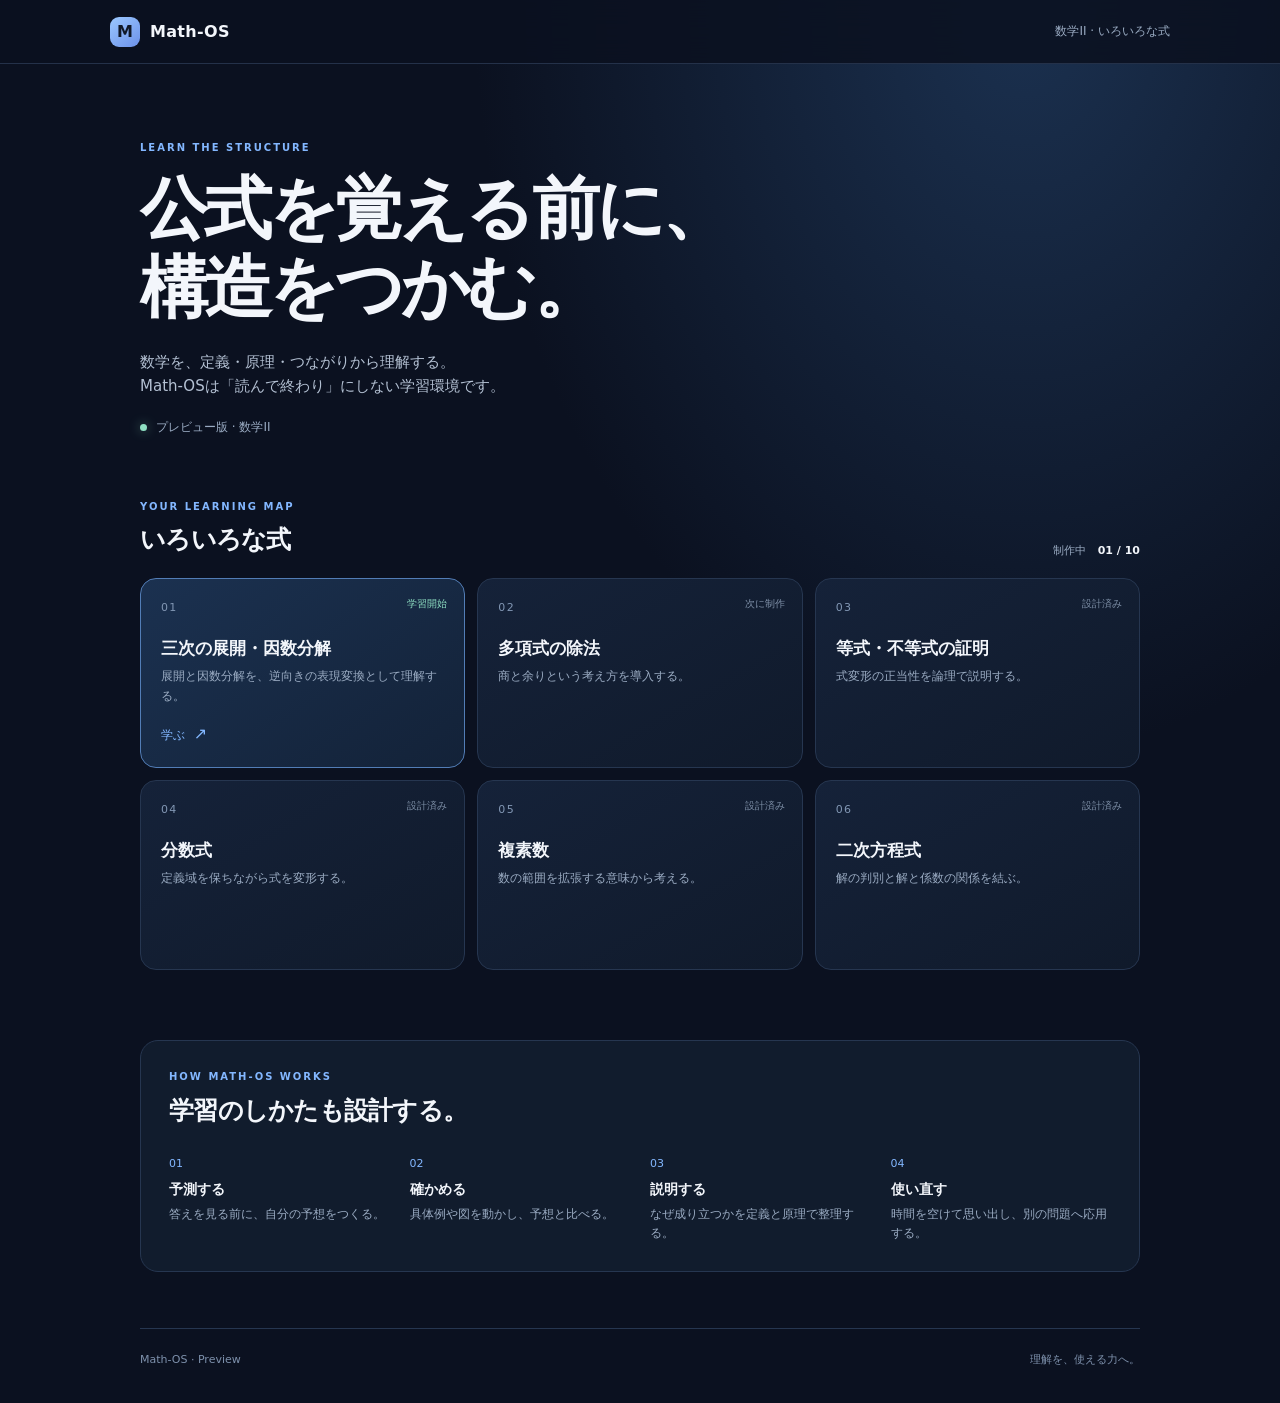
<file: site/index.html>
<!doctype html>
<html lang="ja">
<head>
  <meta charset="utf-8">
  <meta name="viewport" content="width=device-width,initial-scale=1">
  <meta name="theme-color" content="#101827">
  <meta name="description" content="数学の構造を理解し、自分で使えるようになる学習環境。">
  <title>Math-OS — 数学を構造から学ぶ</title>
  <link rel="stylesheet" href="./styles.css">
</head>
<body>
  <header class="topbar">
    <a class="brand" href="./"><span class="brand-mark">M</span><span>Math-OS</span></a>
    <span class="topbar-note">数学II · いろいろな式</span>
  </header>

  <main class="shell">
    <section class="hero">
      <p class="eyebrow">LEARN THE STRUCTURE</p>
      <h1>公式を覚える前に、<br>構造をつかむ。</h1>
      <p class="hero-copy">数学を、定義・原理・つながりから理解する。<br>Math-OSは「読んで終わり」にしない学習環境です。</p>
      <div class="hero-meta"><span class="status-dot"></span> プレビュー版 · 数学II</div>
    </section>

    <section class="section-head">
      <div><p class="eyebrow">YOUR LEARNING MAP</p><h2>いろいろな式</h2></div>
      <span class="progress-label">制作中 <b>01 / 10</b></span>
    </section>

    <section class="map-grid">
      <a class="unit-card active" href="./lesson-cubic.html">
        <span class="unit-number">01</span><span class="unit-tag">学習開始</span>
        <h3>三次の展開・因数分解</h3>
        <p>展開と因数分解を、逆向きの表現変換として理解する。</p>
        <span class="card-arrow">学ぶ <span>↗</span></span>
      </a>
      <article class="unit-card">
        <span class="unit-number">02</span><span class="unit-tag muted">次に制作</span>
        <h3>多項式の除法</h3><p>商と余りという考え方を導入する。</p>
      </article>
      <article class="unit-card">
        <span class="unit-number">03</span><span class="unit-tag muted">設計済み</span>
        <h3>等式・不等式の証明</h3><p>式変形の正当性を論理で説明する。</p>
      </article>
      <article class="unit-card">
        <span class="unit-number">04</span><span class="unit-tag muted">設計済み</span>
        <h3>分数式</h3><p>定義域を保ちながら式を変形する。</p>
      </article>
      <article class="unit-card">
        <span class="unit-number">05</span><span class="unit-tag muted">設計済み</span>
        <h3>複素数</h3><p>数の範囲を拡張する意味から考える。</p>
      </article>
      <article class="unit-card">
        <span class="unit-number">06</span><span class="unit-tag muted">設計済み</span>
        <h3>二次方程式</h3><p>解の判別と解と係数の関係を結ぶ。</p>
      </article>
    </section>

    <section class="principles">
      <p class="eyebrow">HOW MATH-OS WORKS</p>
      <h2>学習のしかたも設計する。</h2>
      <div class="principle-grid">
        <div><span>01</span><b>予測する</b><p>答えを見る前に、自分の予想をつくる。</p></div>
        <div><span>02</span><b>確かめる</b><p>具体例や図を動かし、予想と比べる。</p></div>
        <div><span>03</span><b>説明する</b><p>なぜ成り立つかを定義と原理で整理する。</p></div>
        <div><span>04</span><b>使い直す</b><p>時間を空けて思い出し、別の問題へ応用する。</p></div>
      </div>
    </section>

    <footer><span>Math-OS · Preview</span><span>理解を、使える力へ。</span></footer>
  </main>
</body>
</html>
</file>
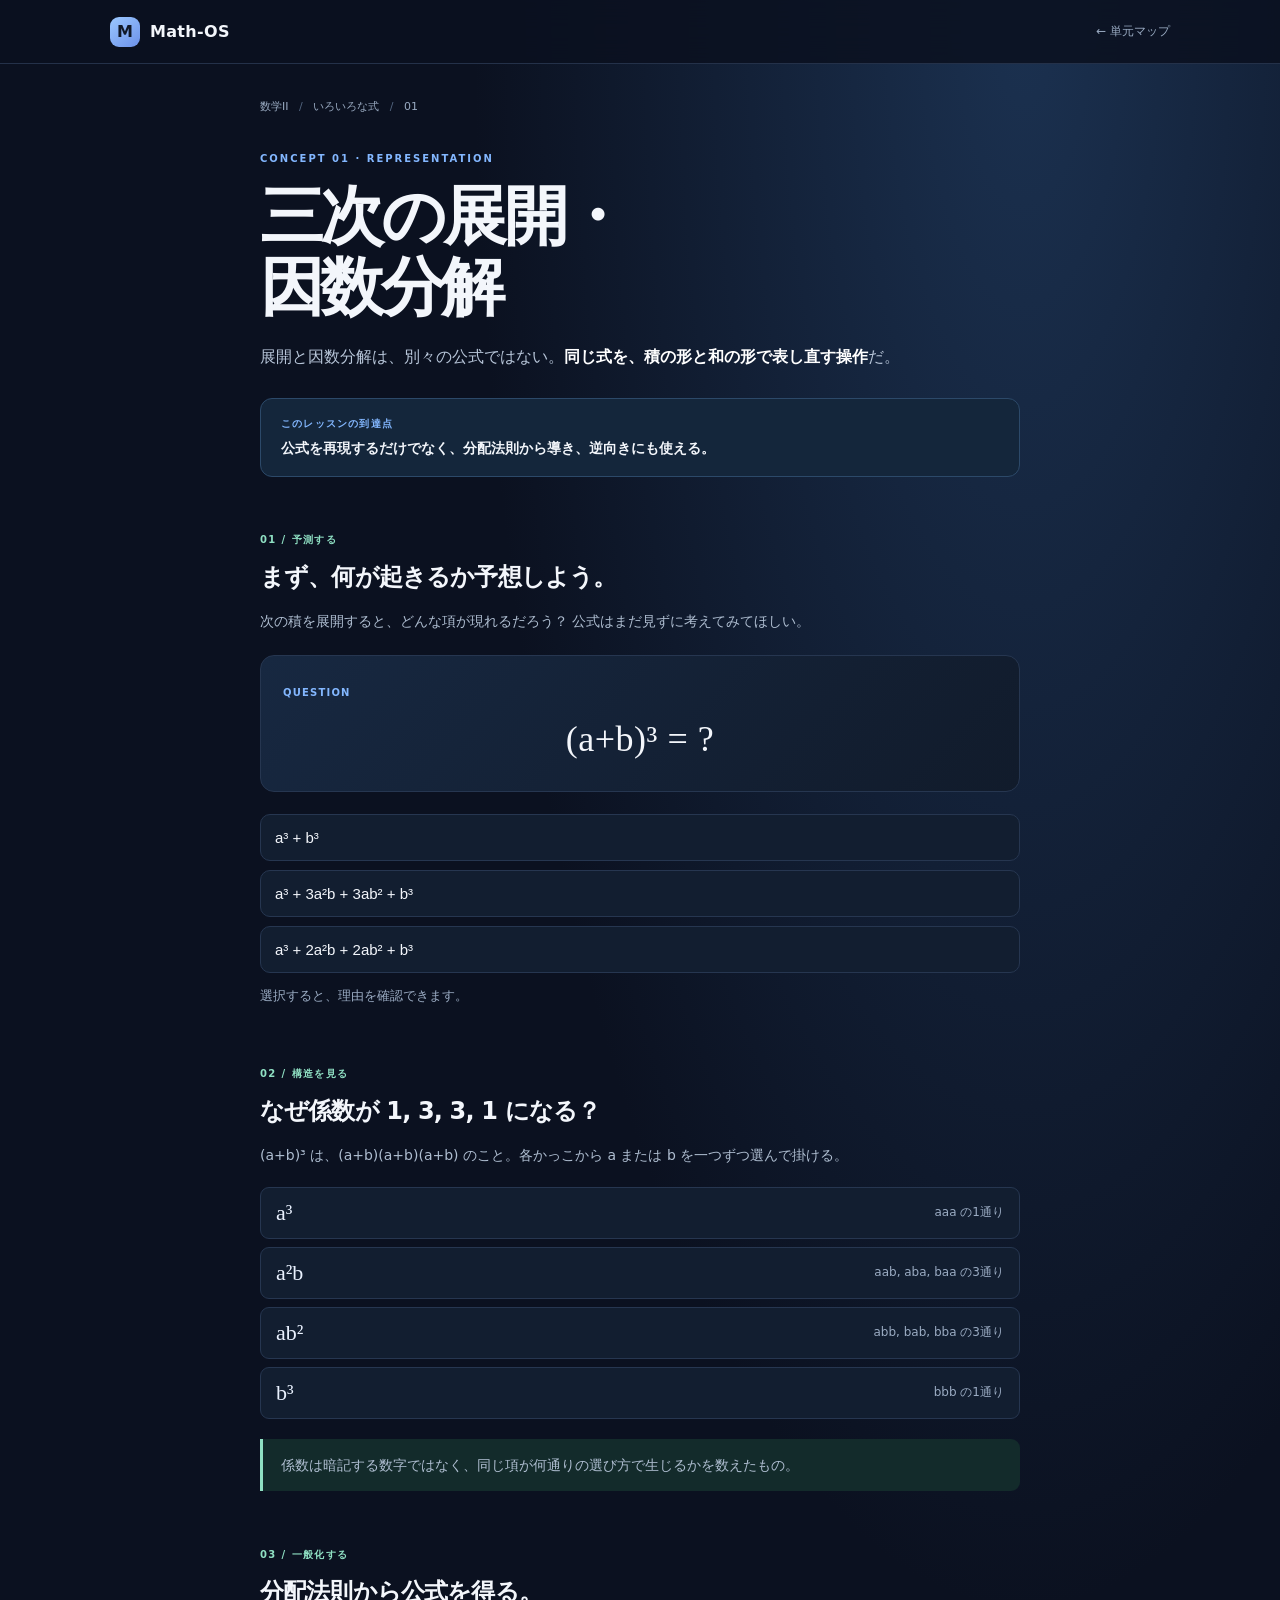
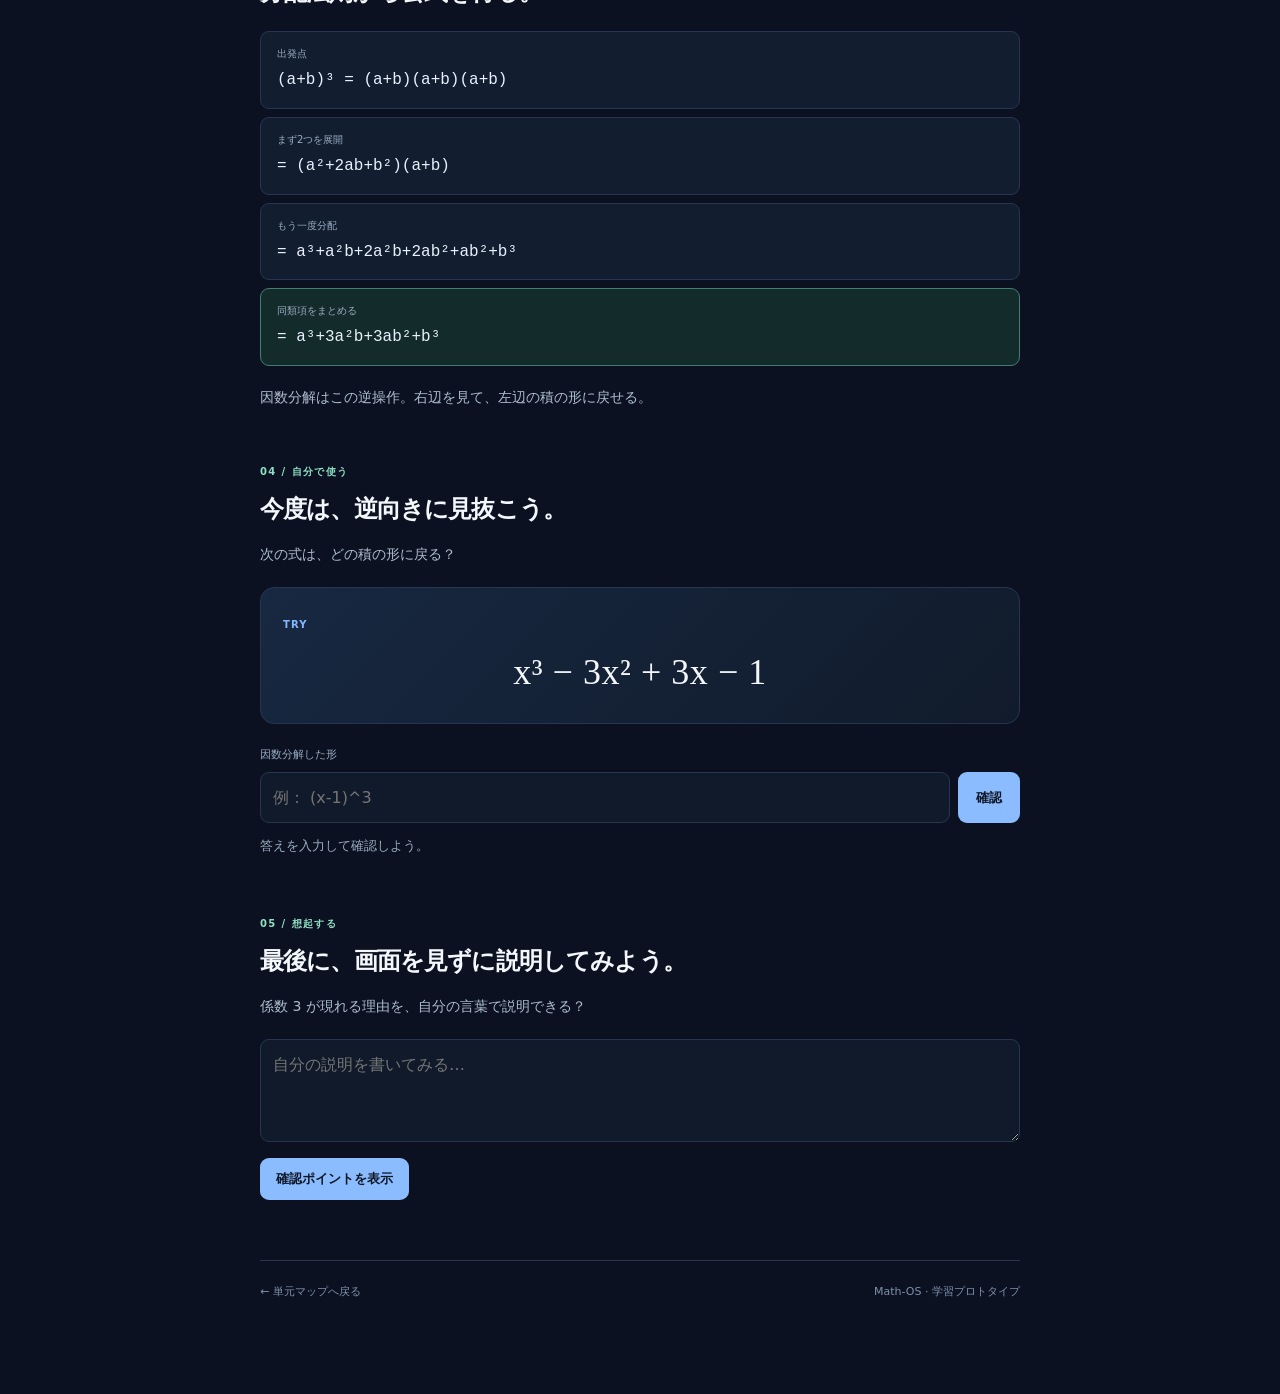
<file: site/lesson-cubic.html>
<!doctype html>
<html lang="ja"><head><meta charset="utf-8"><meta name="viewport" content="width=device-width,initial-scale=1"><meta name="theme-color" content="#0b1120"><title>三次の展開・因数分解 | Math-OS</title><link rel="stylesheet" href="./styles.css"><link rel="stylesheet" href="./lesson.css"></head>
<body><header class="topbar"><a class="brand" href="./"><span class="brand-mark">M</span><span>Math-OS</span></a><a class="back" href="./">← 単元マップ</a></header>
<main class="lesson-shell">
  <div class="crumb">数学II <span>/</span> いろいろな式 <span>/</span> 01</div>
  <p class="eyebrow">CONCEPT 01 · REPRESENTATION</p>
  <h1>三次の展開・<br>因数分解</h1>
  <p class="lead">展開と因数分解は、別々の公式ではない。<b>同じ式を、積の形と和の形で表し直す操作</b>だ。</p>
  <div class="goal"><span>このレッスンの到達点</span><b>公式を再現するだけでなく、分配法則から導き、逆向きにも使える。</b></div>

  <section class="lesson-section">
    <div class="step-label">01 / 予測する</div><h2>まず、何が起きるか予想しよう。</h2>
    <p>次の積を展開すると、どんな項が現れるだろう？ 公式はまだ見ずに考えてみてほしい。</p>
    <div class="formula-card"><span class="formula-caption">QUESTION</span><div class="formula">(a+b)³ = ?</div></div>
    <div class="choices" id="choices">
      <button class="choice" data-answer="a">a³ + b³</button>
      <button class="choice" data-answer="b">a³ + 3a²b + 3ab² + b³</button>
      <button class="choice" data-answer="c">a³ + 2a²b + 2ab² + b³</button>
    </div>
    <p class="feedback" id="feedback" aria-live="polite">選択すると、理由を確認できます。</p>
  </section>

  <section class="lesson-section">
    <div class="step-label">02 / 構造を見る</div><h2>なぜ係数が 1, 3, 3, 1 になる？</h2>
    <p>(a+b)³ は、(a+b)(a+b)(a+b) のこと。各かっこから a または b を一つずつ選んで掛ける。</p>
    <div class="expansion">
      <div class="exp-row"><span class="term">a³</span><span class="count">aaa の1通り</span></div>
      <div class="exp-row"><span class="term">a²b</span><span class="count">aab, aba, baa の3通り</span></div>
      <div class="exp-row"><span class="term">ab²</span><span class="count">abb, bab, bba の3通り</span></div>
      <div class="exp-row"><span class="term">b³</span><span class="count">bbb の1通り</span></div>
    </div>
    <p class="insight">係数は暗記する数字ではなく、同じ項が何通りの選び方で生じるかを数えたもの。</p>
  </section>

  <section class="lesson-section">
    <div class="step-label">03 / 一般化する</div><h2>分配法則から公式を得る。</h2>
    <div class="derivation">
      <div><small>出発点</small><code>(a+b)³ = (a+b)(a+b)(a+b)</code></div>
      <div><small>まず2つを展開</small><code>= (a²+2ab+b²)(a+b)</code></div>
      <div><small>もう一度分配</small><code>= a³+a²b+2a²b+2ab²+ab²+b³</code></div>
      <div class="result"><small>同類項をまとめる</small><code>= a³+3a²b+3ab²+b³</code></div>
    </div>
    <p>因数分解はこの逆操作。右辺を見て、左辺の積の形に戻せる。</p>
  </section>

  <section class="lesson-section">
    <div class="step-label">04 / 自分で使う</div><h2>今度は、逆向きに見抜こう。</h2>
    <p>次の式は、どの積の形に戻る？</p>
    <div class="formula-card"><span class="formula-caption">TRY</span><div class="formula">x³ − 3x² + 3x − 1</div></div>
    <div class="input-row"><label for="factor-answer">因数分解した形</label><input id="factor-answer" placeholder="例： (x-1)^3" autocomplete="off"><button id="check-factor">確認</button></div>
    <p class="feedback" id="factor-feedback" aria-live="polite">答えを入力して確認しよう。</p>
  </section>

  <section class="lesson-section recall">
    <div class="step-label">05 / 想起する</div><h2>最後に、画面を見ずに説明してみよう。</h2>
    <p>係数 3 が現れる理由を、自分の言葉で説明できる？</p>
    <textarea id="recall" rows="3" placeholder="自分の説明を書いてみる…"></textarea>
    <button class="reveal" id="show-recall">確認ポイントを表示</button>
    <div class="recall-key" id="recall-key" hidden>3通りの選び方があるから。例えば a²b は、3つのかっこのうち、どの1つから b を選ぶかで3通り生じる。</div>
  </section>
  <footer><a href="./">← 単元マップへ戻る</a><span>Math-OS · 学習プロトタイプ</span></footer>
</main><script src="./lesson.js"></script></body></html>
</file>
<file: site/styles.css>
:root{color-scheme:dark;--bg:#0b1120;--panel:#121d30;--panel2:#17243a;--line:#263650;--text:#f3f6fb;--muted:#9aabc2;--accent:#83b7ff;--mint:#8fe0c3}
*{box-sizing:border-box}body{margin:0;background:radial-gradient(ellipse at 80% 0%,#1b3150 0,transparent 38%),var(--bg);color:var(--text);font-family:Inter,ui-sans-serif,system-ui,-apple-system,"Segoe UI",sans-serif;line-height:1.6}
a{color:inherit;text-decoration:none}.topbar{height:64px;border-bottom:1px solid #243149;display:flex;align-items:center;justify-content:space-between;padding:0 max(22px,calc((100vw - 1060px)/2));background:#0b1120dd;position:sticky;top:0;backdrop-filter:blur(14px);z-index:2}
.brand{display:flex;align-items:center;gap:10px;font-weight:750;letter-spacing:.02em}.brand-mark{display:grid;place-items:center;width:30px;height:30px;border-radius:9px;background:linear-gradient(140deg,#9bc8ff,#6c91e9);color:#101827;font-weight:900}.topbar-note{font-size:12px;color:var(--muted)}
.shell{width:min(100% - 40px,1000px);margin:0 auto}.hero{padding:76px 0 62px}.eyebrow{font-size:10px;letter-spacing:.2em;font-weight:800;color:var(--accent);margin:0 0 14px}.hero h1{font-size:clamp(38px,7vw,68px);line-height:1.16;letter-spacing:-.055em;margin:0;max-width:750px}.hero-copy{color:#b4c1d3;font-size:15px;margin:22px 0 20px}.hero-meta{font-size:12px;color:var(--muted);display:flex;align-items:center;gap:9px}.status-dot{width:7px;height:7px;background:var(--mint);border-radius:50%;box-shadow:0 0 12px #8fe0c377}
.section-head{display:flex;align-items:end;justify-content:space-between;margin-bottom:18px}.section-head h2,.principles h2{font-size:25px;letter-spacing:-.03em;margin:0}.section-head .eyebrow{margin-bottom:5px}.progress-label{font-size:11px;color:var(--muted)}.progress-label b{color:var(--text);margin-left:8px}
.map-grid{display:grid;grid-template-columns:repeat(3,1fr);gap:12px}.unit-card{min-height:190px;padding:20px;border:1px solid var(--line);border-radius:16px;background:linear-gradient(150deg,#152239,#101a2b);display:flex;flex-direction:column;position:relative;transition:transform .18s,border-color .18s}.unit-card.active{border-color:#527db6;background:linear-gradient(145deg,#1b3150,#132238)}.unit-card.active:hover{transform:translateY(-3px);border-color:var(--accent)}.unit-number{font-size:11px;color:#8297b4;letter-spacing:.12em}.unit-tag{position:absolute;right:17px;top:17px;color:var(--mint);font-size:10px}.unit-tag.muted{color:#7f90a8}.unit-card h3{font-size:17px;line-height:1.4;margin:20px 0 7px}.unit-card p{font-size:12px;color:var(--muted);margin:0 0 14px}.card-arrow{font-size:12px;color:var(--accent);margin-top:auto}.card-arrow span{font-size:16px;margin-left:5px}
.principles{margin:70px 0 56px;padding:28px;border:1px solid var(--line);border-radius:18px;background:#111c2d}.principles .eyebrow{margin-bottom:6px}.principles h2{margin-bottom:24px}.principle-grid{display:grid;grid-template-columns:repeat(4,1fr);gap:20px}.principle-grid div{display:flex;flex-direction:column;gap:5px}.principle-grid span{font-size:11px;color:var(--accent)}.principle-grid b{font-size:14px}.principle-grid p{font-size:12px;color:var(--muted);margin:0}
footer{display:flex;justify-content:space-between;padding:22px 0 34px;border-top:1px solid var(--line);font-size:11px;color:#7e91ac}
@media(max-width:700px){.hero{padding:55px 0 45px}.map-grid{grid-template-columns:1fr 1fr}.unit-card{min-height:180px;padding:16px}.principles{padding:22px;margin:48px 0}.principle-grid{grid-template-columns:1fr 1fr;row-gap:22px}.section-head h2{font-size:22px}}
@media(max-width:430px){.shell{width:calc(100% - 28px)}.map-grid{grid-template-columns:1fr}.unit-card{min-height:150px}.topbar{padding:0 14px}.topbar-note{font-size:10px}}
</file>
<file: site/lesson.css>
.lesson-shell{width:min(100% - 40px,760px);margin:0 auto;padding:34px 0 60px}.crumb{font-size:11px;color:var(--muted);margin-bottom:35px}.crumb span{padding:0 7px;color:#536680}.lesson-shell h1{font-size:clamp(42px,8vw,64px);line-height:1.12;letter-spacing:-.055em;margin:0 0 20px}.lead{font-size:16px;color:#b7c5d8;max-width:650px}.lead b{color:#fff}.goal{display:flex;flex-direction:column;gap:5px;padding:17px 20px;margin:28px 0 55px;background:#14263b;border:1px solid #2c4969;border-radius:12px}.goal span,.formula-caption{font-size:10px;letter-spacing:.12em;color:var(--accent);font-weight:800}.goal b{font-size:14px}.lesson-section{margin:0 0 56px}.step-label{font-size:10px;letter-spacing:.14em;color:var(--mint);font-weight:800;margin-bottom:10px}.lesson-section h2{font-size:24px;letter-spacing:-.035em;margin:0 0 12px}.lesson-section>p{color:#aebdd0;font-size:14px}.formula-card{margin:22px 0;padding:22px;border-radius:14px;border:1px solid var(--line);background:linear-gradient(135deg,#172841,#111b2b)}.formula{font-family:ui-serif,Georgia,serif;font-size:clamp(25px,5vw,36px);text-align:center;margin-top:8px;letter-spacing:.015em}.choices{display:grid;grid-template-columns:1fr;gap:9px}.choice{border:1px solid var(--line);border-radius:10px;background:#121e30;color:var(--text);padding:14px;text-align:left;font-size:15px;cursor:pointer}.choice:hover{border-color:#668fc3}.choice.correct{border-color:#5dbb9a;background:#15352f}.choice.wrong{border-color:#c17b76;background:#382322}.feedback{min-height:24px;font-size:13px!important;color:var(--muted)!important}.expansion{display:grid;gap:8px;margin:20px 0}.exp-row{display:flex;justify-content:space-between;align-items:center;gap:12px;padding:12px 15px;background:#121e30;border:1px solid var(--line);border-radius:9px}.term{font:22px Georgia,serif;color:#eaf2ff}.count{font-size:12px;color:var(--muted);text-align:right}.insight{padding:15px 18px;border-left:3px solid var(--mint);background:#132b2b;border-radius:0 9px 9px 0}.derivation{display:grid;gap:8px;margin:20px 0}.derivation>div{padding:14px 16px;border:1px solid var(--line);border-radius:9px;background:#121e30;display:flex;flex-direction:column;gap:6px}.derivation small{color:var(--muted);font-size:10px}.derivation code{font-size:clamp(12px,2.7vw,16px);color:#e8f0fc;white-space:normal;overflow-wrap:anywhere}.derivation .result{border-color:#427f70;background:#142b2b}.input-row{display:flex;flex-wrap:wrap;gap:8px;margin-top:16px}.input-row label{width:100%;font-size:11px;color:var(--muted)}.input-row input,textarea{min-width:0;flex:1;border:1px solid var(--line);border-radius:9px;background:#101a2a;color:var(--text);padding:12px;font:inherit}.input-row button,.reveal{border:0;border-radius:9px;background:#8bbcff;color:#101827;font-weight:750;padding:0 18px;cursor:pointer}.recall textarea{width:100%;resize:vertical;margin:8px 0}.reveal{padding:12px 16px}.recall-key{margin-top:14px;padding:15px;border:1px solid #3c7465;border-radius:10px;background:#132b2b;color:#c9eee3;font-size:13px}.lesson-shell footer{margin-top:60px}.back{font-size:12px;color:var(--muted)}@media(max-width:520px){.lesson-shell{width:calc(100% - 28px)}.lesson-section h2{font-size:21px}.formula-card{padding:18px}.input-row button{min-height:44px}}
</file>
